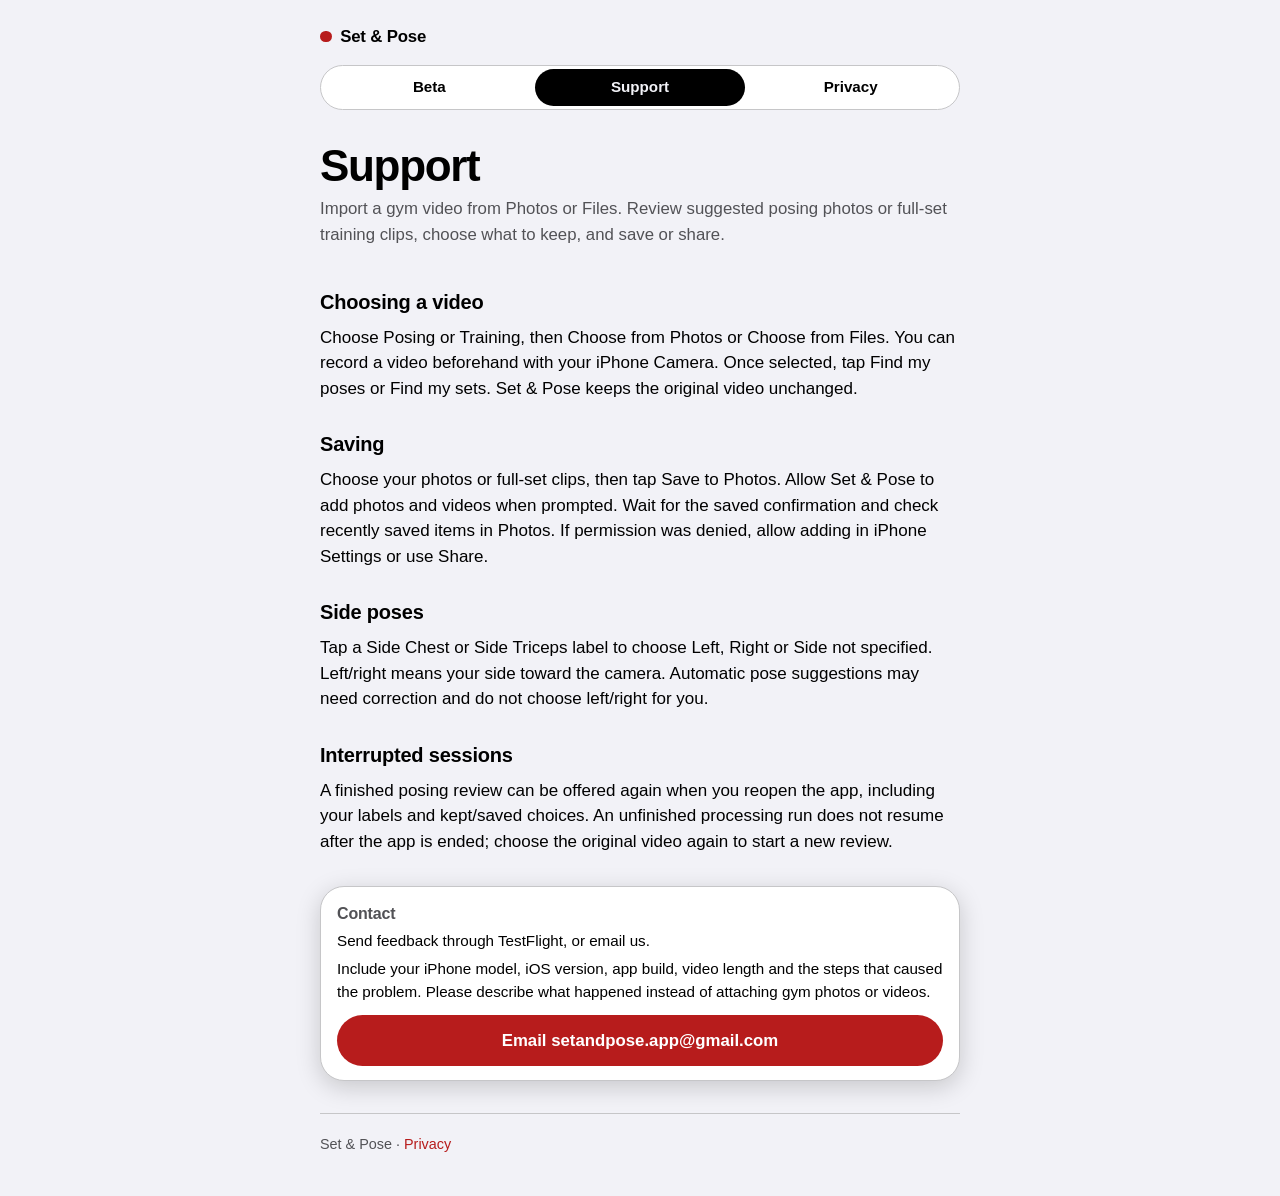
<file: index.html>
<!doctype html>
<html lang="en">
<head>
  <meta charset="utf-8">
  <meta name="viewport" content="width=device-width, initial-scale=1">
  <meta name="description" content="Set & Pose beta support and help.">
  <title>Support — Set &amp; Pose</title>
  <link rel="stylesheet" href="styles.css">
</head>
<body>
  <header>
    <div class="brand">Set &amp; Pose</div>
    <nav aria-label="Pages"><a href="beta.html">Beta</a><a href="index.html" aria-current="page">Support</a><a href="privacy.html">Privacy</a></nav>
  </header>
  <main>
    <section class="intro">
      <h1>Support</h1>
      <p class="lead">Import a gym video from Photos or Files. Review suggested posing photos or full-set training clips, choose what to keep, and save or share.</p>
    </section>
    <h2>Choosing a video</h2>
    <p>Choose Posing or Training, then Choose from Photos or Choose from Files. You can record a video beforehand with your iPhone Camera. Once selected, tap Find my poses or Find my sets. Set &amp; Pose keeps the original video unchanged.</p>
    <h2>Saving</h2>
    <p>Choose your photos or full-set clips, then tap Save to Photos. Allow Set &amp; Pose to add photos and videos when prompted. Wait for the saved confirmation and check recently saved items in Photos. If permission was denied, allow adding in iPhone Settings or use Share.</p>
    <h2>Side poses</h2>
    <p>Tap a Side Chest or Side Triceps label to choose Left, Right or Side not specified. Left/right means your side toward the camera. Automatic pose suggestions may need correction and do not choose left/right for you.</p>
    <h2>Interrupted sessions</h2>
    <p>A finished posing review can be offered again when you reopen the app, including your labels and kept/saved choices. An unfinished processing run does not resume after the app is ended; choose the original video again to start a new review.</p>
    <section class="contact">
      <h2>Contact</h2>
      <p>Send feedback through TestFlight, or email us.</p>
      <p>Include your iPhone model, iOS version, app build, video length and the steps that caused the problem. Please describe what happened instead of attaching gym photos or videos.</p>
      <a class="button" href="mailto:setandpose.app@gmail.com">Email setandpose.app@gmail.com</a>
    </section>
  </main>
  <footer>Set &amp; Pose · <a href="privacy.html">Privacy</a></footer>
</body>
</html>
</file>
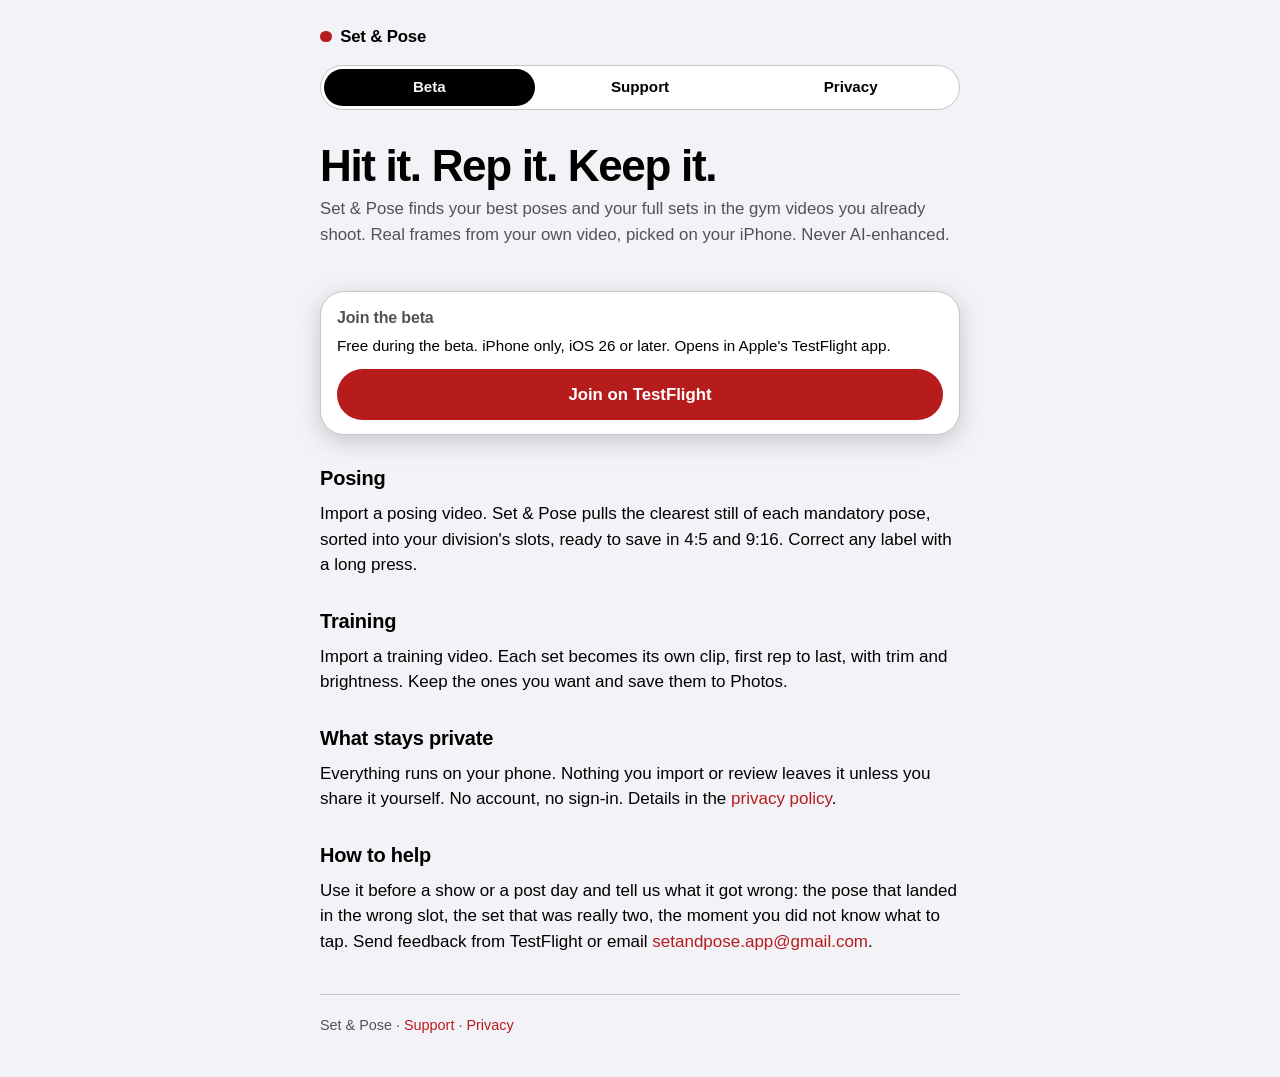
<file: beta.html>
<!doctype html>
<html lang="en">
<head>
  <meta charset="utf-8">
  <meta name="viewport" content="width=device-width, initial-scale=1">
  <meta name="description" content="Join the Set & Pose beta on TestFlight. Best reps and poses from your own gym videos, picked on your iPhone.">
  <title>Beta — Set &amp; Pose</title>
  <link rel="stylesheet" href="styles.css">
</head>
<body>
  <header>
    <div class="brand">Set &amp; Pose</div>
    <nav aria-label="Pages"><a href="beta.html" aria-current="page">Beta</a><a href="index.html">Support</a><a href="privacy.html">Privacy</a></nav>
  </header>
  <main>
    <section class="intro">
      <h1>Hit it. Rep it. Keep it.</h1>
      <p class="lead">Set &amp; Pose finds your best poses and your full sets in the gym videos you already shoot. Real frames from your own video, picked on your iPhone. Never AI-enhanced.</p>
    </section>
    <section class="contact">
      <h2>Join the beta</h2>
      <p>Free during the beta. iPhone only, iOS 26 or later. Opens in Apple's TestFlight app.</p>
      <a class="button" href="https://testflight.apple.com/join/x3ShPXgT">Join on TestFlight</a>
    </section>
    <h2>Posing</h2>
    <p>Import a posing video. Set &amp; Pose pulls the clearest still of each mandatory pose, sorted into your division's slots, ready to save in 4:5 and 9:16. Correct any label with a long press.</p>
    <h2>Training</h2>
    <p>Import a training video. Each set becomes its own clip, first rep to last, with trim and brightness. Keep the ones you want and save them to Photos.</p>
    <h2>What stays private</h2>
    <p>Everything runs on your phone. Nothing you import or review leaves it unless you share it yourself. No account, no sign-in. Details in the <a href="privacy.html">privacy policy</a>.</p>
    <h2>How to help</h2>
    <p>Use it before a show or a post day and tell us what it got wrong: the pose that landed in the wrong slot, the set that was really two, the moment you did not know what to tap. Send feedback from TestFlight or email <a href="mailto:setandpose.app@gmail.com">setandpose.app@gmail.com</a>.</p>
  </main>
  <footer>Set &amp; Pose · <a href="index.html">Support</a> · <a href="privacy.html">Privacy</a></footer>
</body>
</html>
</file>
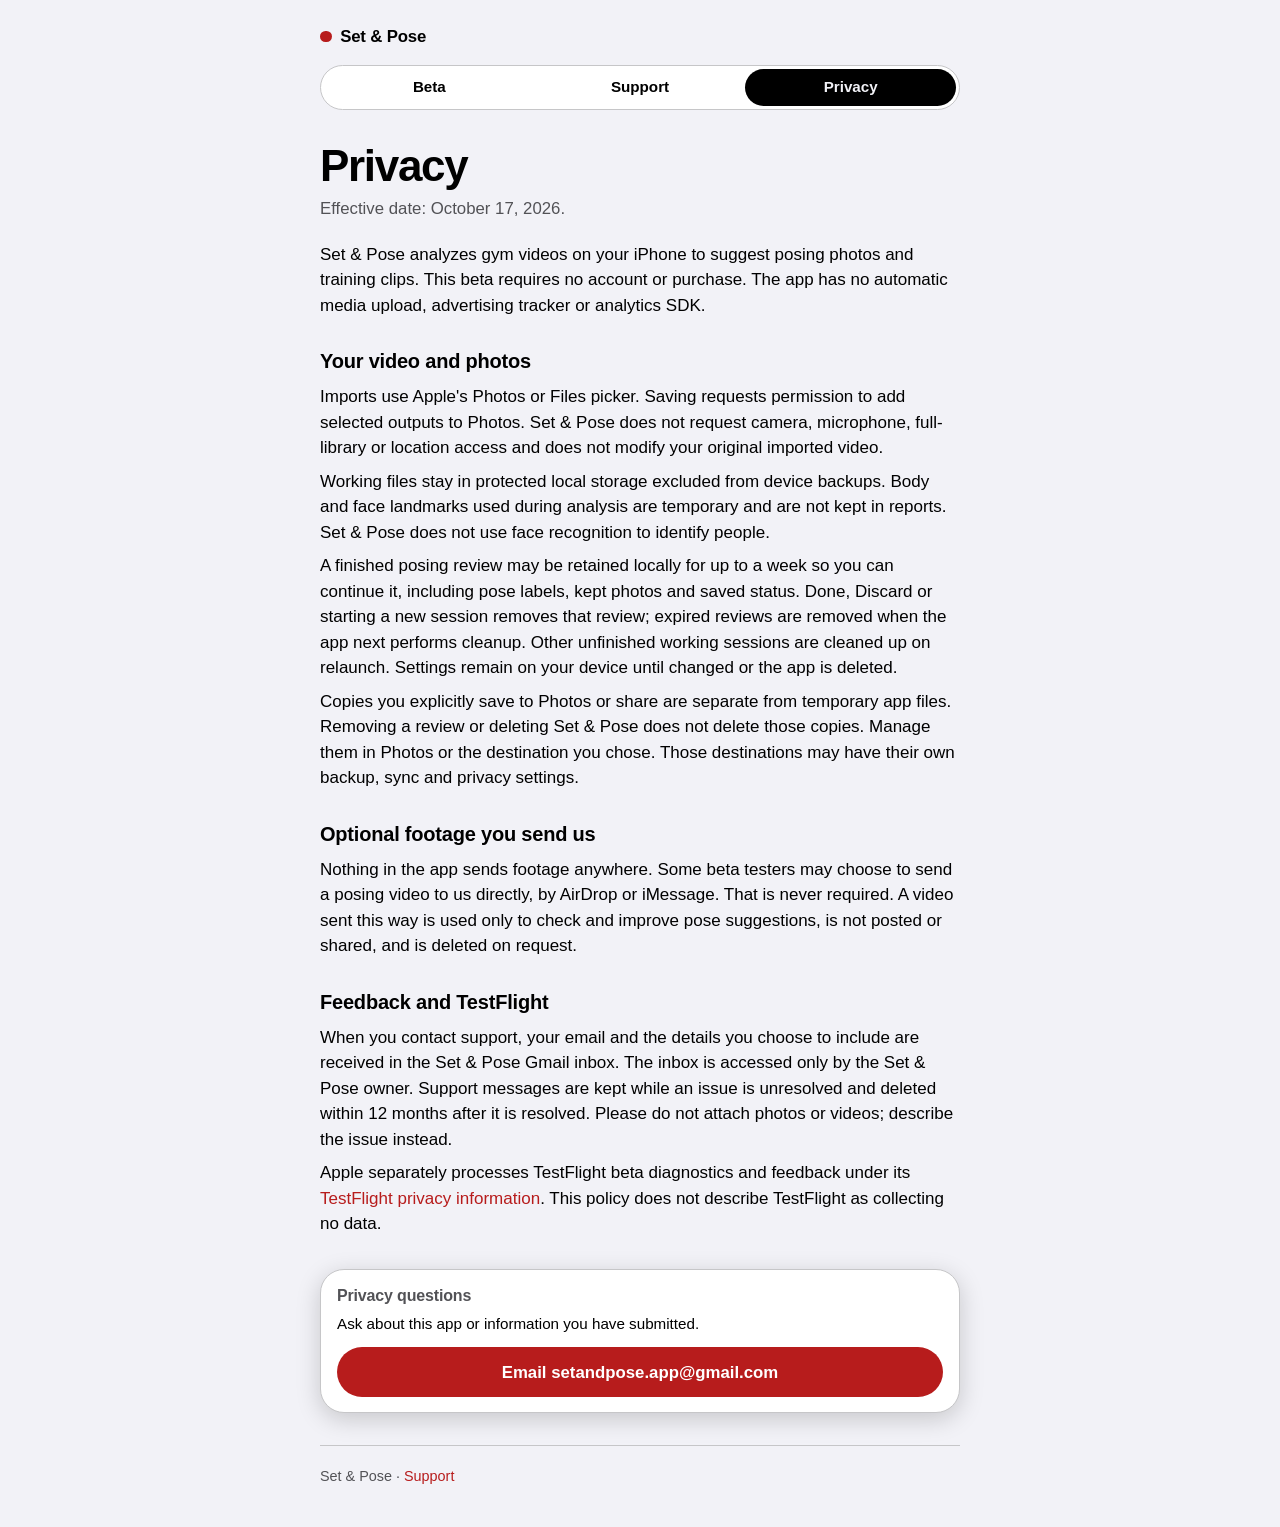
<file: privacy.html>
<!doctype html>
<html lang="en">
<head>
  <meta charset="utf-8">
  <meta name="viewport" content="width=device-width, initial-scale=1">
  <meta name="description" content="How Set & Pose handles your data during the beta.">
  <title>Privacy — Set &amp; Pose</title>
  <link rel="stylesheet" href="styles.css">
</head>
<body>
  <header>
    <div class="brand">Set &amp; Pose</div>
    <nav aria-label="Pages"><a href="beta.html">Beta</a><a href="index.html">Support</a><a href="privacy.html" aria-current="page">Privacy</a></nav>
  </header>
  <main>
    <section class="intro">
      <h1>Privacy</h1>
      <p class="lead">Effective date: October 17, 2026.</p>
    </section>
    <p>Set &amp; Pose analyzes gym videos on your iPhone to suggest posing photos and training clips. This beta requires no account or purchase. The app has no automatic media upload, advertising tracker or analytics SDK.</p>
    <h2>Your video and photos</h2>
    <p>Imports use Apple's Photos or Files picker. Saving requests permission to add selected outputs to Photos. Set &amp; Pose does not request camera, microphone, full-library or location access and does not modify your original imported video.</p>
    <p>Working files stay in protected local storage excluded from device backups. Body and face landmarks used during analysis are temporary and are not kept in reports. Set &amp; Pose does not use face recognition to identify people.</p>
    <p>A finished posing review may be retained locally for up to a week so you can continue it, including pose labels, kept photos and saved status. Done, Discard or starting a new session removes that review; expired reviews are removed when the app next performs cleanup. Other unfinished working sessions are cleaned up on relaunch. Settings remain on your device until changed or the app is deleted.</p>
    <p>Copies you explicitly save to Photos or share are separate from temporary app files. Removing a review or deleting Set &amp; Pose does not delete those copies. Manage them in Photos or the destination you chose. Those destinations may have their own backup, sync and privacy settings.</p>
    <h2>Optional footage you send us</h2>
    <p>Nothing in the app sends footage anywhere. Some beta testers may choose to send a posing video to us directly, by AirDrop or iMessage. That is never required. A video sent this way is used only to check and improve pose suggestions, is not posted or shared, and is deleted on request.</p>
    <h2>Feedback and TestFlight</h2>
    <p>When you contact support, your email and the details you choose to include are received in the Set &amp; Pose Gmail inbox. The inbox is accessed only by the Set &amp; Pose owner. Support messages are kept while an issue is unresolved and deleted within 12 months after it is resolved. Please do not attach photos or videos; describe the issue instead.</p>
    <p>Apple separately processes TestFlight beta diagnostics and feedback under its <a href="https://www.apple.com/legal/privacy/data/en/test-flight/">TestFlight privacy information</a>. This policy does not describe TestFlight as collecting no data.</p>
    <section class="contact">
      <h2>Privacy questions</h2>
      <p>Ask about this app or information you have submitted.</p>
      <a class="button" href="mailto:setandpose.app@gmail.com">Email setandpose.app@gmail.com</a>
    </section>
  </main>
  <footer>Set &amp; Pose · <a href="index.html">Support</a></footer>
</body>
</html>
</file>
<file: styles.css>
/* Set & Pose public pages. Tokens follow the app's design system
   (docs/superpowers/specs/2026-10-10-two-appearance-restyle-design.md):
   one system, two appearances, plate red as the only accent, SF Pro via system fonts. */
:root {
  color-scheme: light dark;
  --ground: #f2f2f7;
  --surface: #ffffff;
  --text-primary: #000000;
  --text-secondary: #525256;
  --hairline: #c6c6c8;
  --accent: #b71c1c;
  --on-accent: #ffffff;
  font-family: -apple-system, BlinkMacSystemFont, "SF Pro Text", "Helvetica Neue", Helvetica, Arial, sans-serif;
}
@media (prefers-color-scheme: dark) {
  :root {
    --ground: #000000;
    --surface: #1c1c1e;
    --text-primary: #ffffff;
    --text-secondary: #8e8e93;
    --hairline: #3a3a3c;
  }
}

* { box-sizing: border-box; }
html { -webkit-text-size-adjust: 100%; }
body { margin: 0; background: var(--ground); color: var(--text-primary); line-height: 1.5; font-size: 17px; }
a { color: var(--accent); text-decoration: none; }
a:hover, a:focus-visible { text-decoration: underline; }
.preview { padding: .6rem 1rem; text-align: center; color: var(--text-secondary); font-size: .85rem; border-bottom: 1px solid var(--hairline); }

header, main, footer { width: min(100% - 2rem, 40rem); margin-inline: auto; }
header { padding: 1.5rem 0 .5rem; display: flex; flex-direction: column; gap: 1rem; }
.brand { font-weight: 700; font-size: 1.05rem; letter-spacing: -.01em; }
.brand::before {
  content: ""; display: inline-block; width: .7em; height: .7em; margin-right: .5em; border-radius: 50%;
  background: var(--accent); vertical-align: -.02em;
}

/* Segmented control, like the Mandatory / Other tabs in review. */
nav { display: flex; padding: 3px; border-radius: 999px; background: var(--surface); border: 1px solid var(--hairline); }
nav a { flex: 1; text-align: center; padding: .45rem .8rem; border-radius: 999px; color: var(--text-primary); font-size: .95rem; font-weight: 600; }
nav a[aria-current="page"] { background: var(--text-primary); color: var(--ground); }
nav a:hover { text-decoration: none; }

main { padding: 1rem 0 2rem; }
h1 { margin: 0 0 .35rem; font-size: clamp(2.1rem, 8vw, 2.75rem); line-height: 1.1; font-weight: 700; letter-spacing: -.03em; }
.lead { margin: 0; color: var(--text-secondary); font-size: 1.05rem; }
.intro { padding: .5rem 0 .75rem; }
h2 { margin: 1.75rem 0 .4rem; font-size: 1.25rem; font-weight: 700; letter-spacing: -.01em; }
p { margin: .5rem 0; }
main > p { color: var(--text-primary); }

/* Floating opaque capsule bar, like the kept / Save bar. */
.contact { margin-top: 2rem; padding: .9rem 1rem; display: grid; gap: .3rem;
  background: var(--surface); border: 1px solid var(--hairline); border-radius: 1.5rem; box-shadow: 0 6px 24px rgba(0,0,0,.18); }
.contact h2 { margin: 0; font-size: 1rem; color: var(--text-secondary); font-weight: 600; }
.contact p { margin: 0; font-size: .95rem; }
.contact .button { display: block; margin-top: .4rem; padding: .8rem 1rem; border-radius: 999px; text-align: center;
  background: var(--accent); color: var(--on-accent); font-weight: 700; font-size: 1.05rem; }
.contact .button:hover { text-decoration: none; filter: brightness(1.08); }

footer { padding: 1.25rem 0 2.5rem; color: var(--text-secondary); border-top: 1px solid var(--hairline); font-size: .9rem; }
@media (prefers-reduced-motion: reduce) { *, *::before, *::after { scroll-behavior: auto !important; } }
</file>
